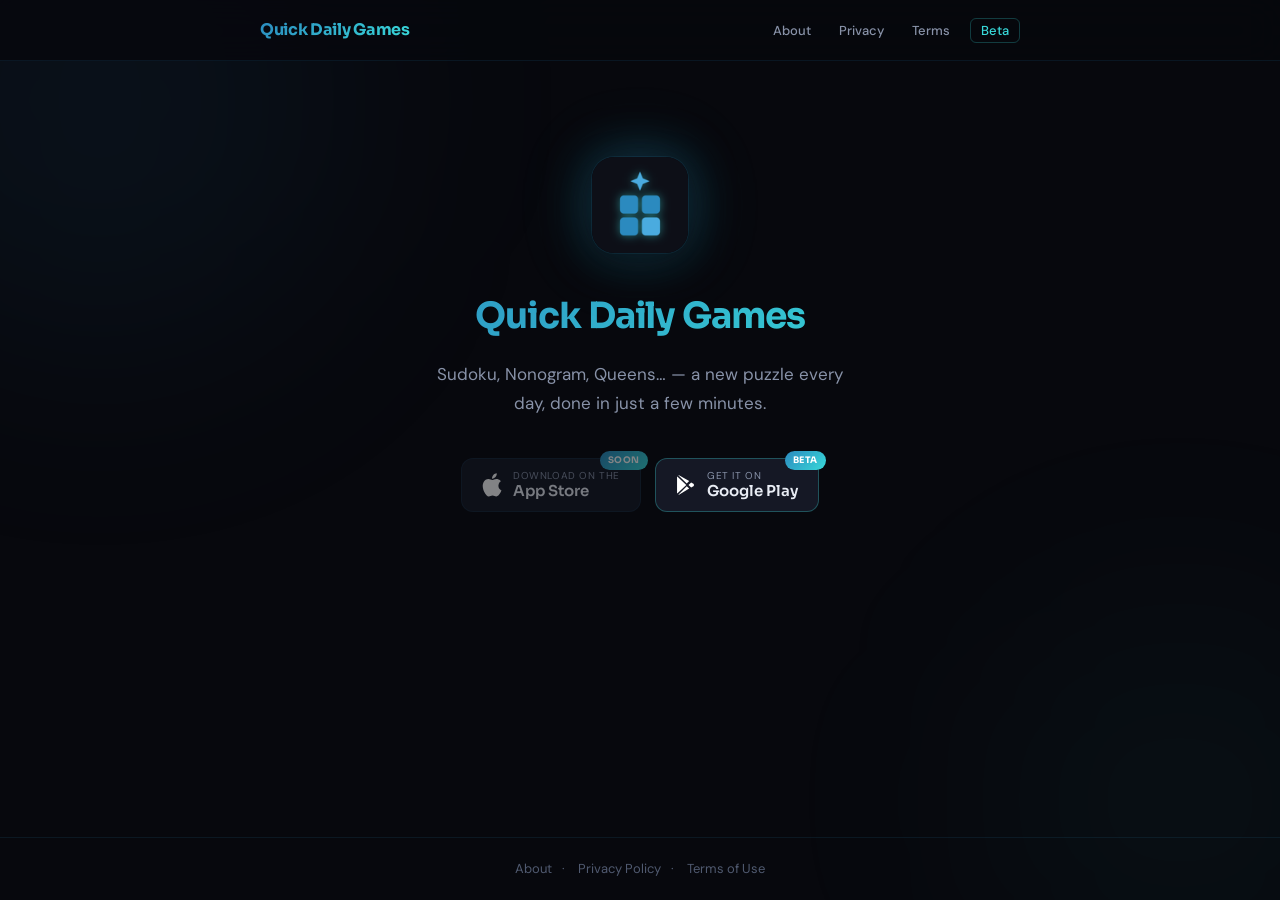
<file: index.html>
<!DOCTYPE html>
<html lang="en">
<head>
  <meta charset="UTF-8">
  <meta name="viewport" content="width=device-width, initial-scale=1.0">
  <title>Quick Daily Games</title>
  <link rel="preconnect" href="https://fonts.googleapis.com">
  <link href="https://fonts.googleapis.com/css2?family=Sora:wght@400;600;700&family=DM+Sans:wght@400;500&display=swap" rel="stylesheet">
  <link rel="stylesheet" href="css/style.css">
  <link rel="icon" type="image/png" href="/favicon-96x96.png" sizes="96x96" />
  <link rel="icon" type="image/svg+xml" href="/favicon.svg" />
  <link rel="shortcut icon" href="/favicon.ico" />
  <link rel="apple-touch-icon" sizes="180x180" href="/apple-touch-icon.png" />
  <meta name="apple-mobile-web-app-title" content="Quick Daily Games" />
  <link rel="manifest" href="/site.webmanifest" />
</head>
<body>
  <div class="orb orb-1"></div>
  <div class="orb orb-2"></div>

  <header>
    <div class="inner">
      <a class="logo" href="/">Quick Daily Games</a>
      <nav>
        <a href="/about">About</a>
        <a href="/privacy">Privacy</a>
        <a href="/terms">Terms</a>
        <a href="/beta" class="nav-beta">Beta</a>
      </nav>
    </div>
  </header>

  <main>
    <div class="hero">
      <img src="icon.png" alt="Quick Daily Games icon" class="app-icon">
      <h1>Quick Daily Games</h1>
      <p>Sudoku, Nonogram, Queens… — a new puzzle every day, done in just a few minutes.</p>
      <div class="badges">

        <span class="badge">
          <span class="soon">Soon</span>
          <svg width="20" height="24" viewBox="0 0 22 26" fill="none" xmlns="http://www.w3.org/2000/svg">
            <path d="M18.066 13.726c-.03-3.22 2.632-4.773 2.752-4.848-1.501-2.193-3.834-2.492-4.659-2.523-1.978-.2-3.873 1.168-4.876 1.168-1.007 0-2.551-1.143-4.198-1.111-2.148.033-4.14 1.25-5.244 3.16-2.248 3.894-.574 9.648 1.61 12.804 1.07 1.544 2.334 3.27 3.99 3.208 1.607-.065 2.213-1.035 4.155-1.035 1.94 0 2.498 1.035 4.196.999 1.73-.028 2.82-1.563 3.877-3.113a14.57 14.57 0 0 0 1.76-3.604c-.04-.017-3.358-1.286-3.363-5.105ZM14.87 4.297C15.771 3.2 16.375 1.7 16.205.17c-1.287.055-2.848.859-3.77 1.932-.826.95-1.554 2.472-1.361 3.929 1.437.111 2.904-.73 3.796-1.734Z" fill="white"/>
          </svg>
          <span class="badge-text">
            <span class="badge-sub">Download on the</span>
            <span class="badge-main">App Store</span>
          </span>
        </span>

        <a href="/beta" class="badge badge--active">
          <span class="soon">Beta</span>
          <svg width="20" height="22" viewBox="0 0 24 24" fill="none" xmlns="http://www.w3.org/2000/svg">
            <path d="M4.08 23.5c-.44.25-.94.27-1.38.08l10.2-10.2 2.9 2.9L4.08 23.5ZM1.5 22.1a1.5 1.5 0 0 1-.25-.84V2.74c0-.31.09-.6.25-.84L12.38 12 1.5 22.1ZM20.92 10.52l-2.75-1.56-3.2 3.04 3.2 3.04 2.78-1.58a2 2 0 0 0 0-2.94ZM2.7.42c.44-.19.94-.17 1.38.08l11.72 6.72-2.9 2.9L2.7.42Z" fill="white"/>
          </svg>
          <span class="badge-text">
            <span class="badge-sub">Get it on</span>
            <span class="badge-main">Google Play</span>
          </span>
        </a>

      </div>
    </div>
  </main>

  <footer>
    <a href="/about">About</a><span class="sep">·</span>
    <a href="/privacy">Privacy Policy</a><span class="sep">·</span>
    <a href="/terms">Terms of Use</a>
  </footer>
</body>
</html>
</file>
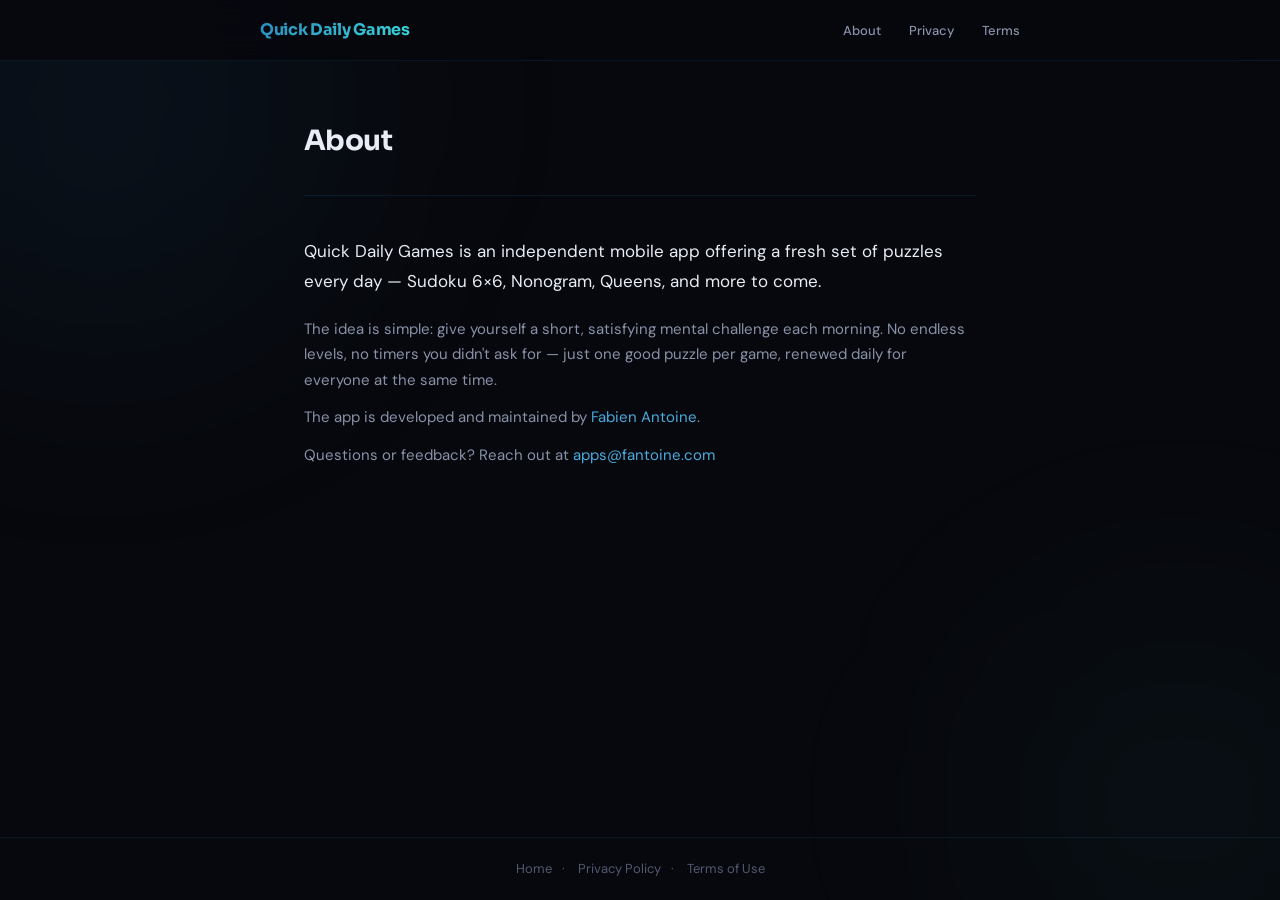
<file: about/index.html>
<!DOCTYPE html>
<html lang="en">
<head>
  <meta charset="UTF-8">
  <meta name="viewport" content="width=device-width, initial-scale=1.0">
  <title>About — Quick Daily Games</title>
  <link rel="preconnect" href="https://fonts.googleapis.com">
  <link href="https://fonts.googleapis.com/css2?family=Sora:wght@400;600;700&family=DM+Sans:wght@400;500&display=swap" rel="stylesheet">
  <link rel="stylesheet" href="../css/style.css">
  <link rel="icon" type="image/png" href="/favicon-96x96.png" sizes="96x96" />
  <link rel="icon" type="image/svg+xml" href="/favicon.svg" />
  <link rel="shortcut icon" href="/favicon.ico" />
  <link rel="apple-touch-icon" sizes="180x180" href="/apple-touch-icon.png" />
  <meta name="apple-mobile-web-app-title" content="Quick Daily Games" />
  <link rel="manifest" href="/site.webmanifest" />
</head>
<body>
  <div class="orb orb-1"></div>
  <div class="orb orb-2"></div>

  <header>
    <div class="inner">
      <a class="logo" href="/">Quick Daily Games</a>
      <nav>
        <a href="/about">About</a>
        <a href="/privacy">Privacy</a>
        <a href="/terms">Terms</a>
      </nav>
    </div>
  </header>

  <main>
    <div class="page-header">
      <h1>About</h1>
    </div>

    <p class="about-lead">Quick Daily Games is an independent mobile app offering a fresh set of puzzles every day — Sudoku 6×6, Nonogram, Queens, and more to come.</p>
    <p>The idea is simple: give yourself a short, satisfying mental challenge each morning. No endless levels, no timers you didn't ask for — just one good puzzle per game, renewed daily for everyone at the same time.</p>
    <p>The app is developed and maintained by <a href="https://fantoine.com" target="_blank">Fabien Antoine</a>.</p>
    <p>Questions or feedback? Reach out at <a class="email-link" data-u="apps" data-d="fantoine.com" href="#">apps&#64;fantoine&#46;com</a></p>
    <script>document.querySelector('.email-link').addEventListener('click',function(e){e.preventDefault();location.href='mailto:'+this.dataset.u+'@'+this.dataset.d;});</script>
  </main>

  <footer>
    <a href="/">Home</a><span class="sep">·</span>
    <a href="/privacy">Privacy Policy</a><span class="sep">·</span>
    <a href="/terms">Terms of Use</a>
  </footer>
</body>
</html>
</file>
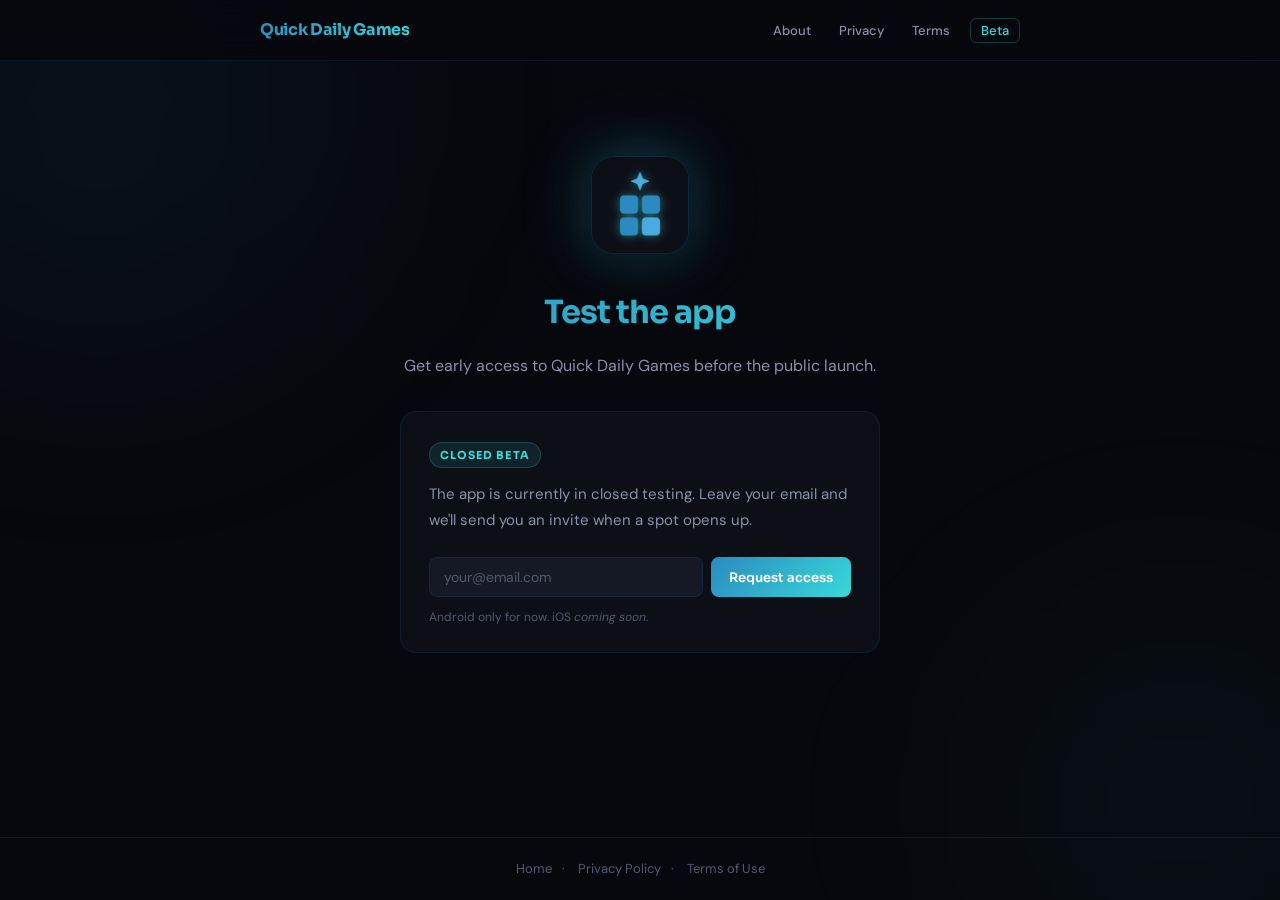
<file: beta/index.html>
<!DOCTYPE html>
<html lang="en">
<head>
  <meta charset="UTF-8">
  <meta name="viewport" content="width=device-width, initial-scale=1.0">
  <title>Beta — Quick Daily Games</title>
  <link rel="preconnect" href="https://fonts.googleapis.com">
  <link href="https://fonts.googleapis.com/css2?family=Sora:wght@400;600;700&family=DM+Sans:wght@400;500&display=swap" rel="stylesheet">
  <link rel="stylesheet" href="../css/style.css">
  <link rel="stylesheet" href="../css/beta.css">
  <link rel="icon" type="image/png" href="/favicon-96x96.png" sizes="96x96" />
  <link rel="icon" type="image/svg+xml" href="/favicon.svg" />
  <link rel="shortcut icon" href="/favicon.ico" />
  <link rel="apple-touch-icon" sizes="180x180" href="/apple-touch-icon.png" />
  <meta name="apple-mobile-web-app-title" content="Quick Daily Games" />
  <link rel="manifest" href="/site.webmanifest" />
</head>
<body>
  <div class="orb orb-1"></div>
  <div class="orb orb-2"></div>

  <header>
    <div class="inner">
      <a class="logo" href="/">Quick Daily Games</a>
      <nav>
        <a href="/about">About</a>
        <a href="/privacy">Privacy</a>
        <a href="/terms">Terms</a>
        <a href="/beta" class="nav-beta">Beta</a>
      </nav>
    </div>
  </header>

  <main>
    <div class="beta-hero">
      <img src="/icon.png" alt="Quick Daily Games icon" class="app-icon">
      <h1>Test the app</h1>
      <p>Get early access to Quick Daily Games before the public launch.</p>
    </div>

    <!-- Download section — shown when access key is valid -->
    <div id="section-download" class="beta-section" hidden>
      <div class="beta-card beta-card--success">
        <div class="beta-card-label">You're in</div>
        <p class="beta-card-desc">You have been invited to the closed beta. Download the app below.</p>

        <div class="beta-platforms">

          <div class="beta-platform">
            <div class="beta-platform-header">
              <svg width="22" height="24" viewBox="0 0 24 24" fill="none" xmlns="http://www.w3.org/2000/svg">
                <path d="M4.08 23.5c-.44.25-.94.27-1.38.08l10.2-10.2 2.9 2.9L4.08 23.5ZM1.5 22.1a1.5 1.5 0 0 1-.25-.84V2.74c0-.31.09-.6.25-.84L12.38 12 1.5 22.1ZM20.92 10.52l-2.75-1.56-3.2 3.04 3.2 3.04 2.78-1.58a2 2 0 0 0 0-2.94ZM2.7.42c.44-.19.94-.17 1.38.08l11.72 6.72-2.9 2.9L2.7.42Z" fill="currentColor"/>
              </svg>
              <span>Android</span>
            </div>
            <a id="android-download-link" href="#" class="beta-download-btn" target="_blank" rel="noopener">
              Join beta on Google Play
            </a>
          </div>

          <div class="beta-platform beta-platform--soon">
            <div class="beta-platform-header">
              <svg width="20" height="24" viewBox="0 0 22 26" fill="none" xmlns="http://www.w3.org/2000/svg">
                <path d="M18.066 13.726c-.03-3.22 2.632-4.773 2.752-4.848-1.501-2.193-3.834-2.492-4.659-2.523-1.978-.2-3.873 1.168-4.876 1.168-1.007 0-2.551-1.143-4.198-1.111-2.148.033-4.14 1.25-5.244 3.16-2.248 3.894-.574 9.648 1.61 12.804 1.07 1.544 2.334 3.27 3.99 3.208 1.607-.065 2.213-1.035 4.155-1.035 1.94 0 2.498 1.035 4.196.999 1.73-.028 2.82-1.563 3.877-3.113a14.57 14.57 0 0 0 1.76-3.604c-.04-.017-3.358-1.286-3.363-5.105ZM14.87 4.297C15.771 3.2 16.375 1.7 16.205.17c-1.287.055-2.848.859-3.77 1.932-.826.95-1.554 2.472-1.361 3.929 1.437.111 2.904-.73 3.796-1.734Z" fill="currentColor"/>
              </svg>
              <span>iOS</span>
            </div>
            <span class="beta-soon-badge">Coming soon</span>
          </div>

        </div>
      </div>
    </div>

    <!-- Request access section — shown by default -->
    <div id="section-request" class="beta-section" hidden>
      <div class="beta-card">
        <div class="beta-card-label">Closed beta</div>
        <p class="beta-card-desc">The app is currently in closed testing. Leave your email and we'll send you an invite when a spot opens up.</p>

        <form id="beta-form" class="beta-form">
          <div class="beta-form-row">
            <input
              type="email"
              name="email"
              id="beta-email"
              placeholder="your@email.com"
              required
              autocomplete="email"
            />
            <button type="submit">Request access</button>
          </div>
          <p class="beta-form-note">Android only for now. iOS <span class="beta-inline-soon">coming soon</span>.</p>
        </form>

        <div id="beta-success" class="beta-feedback beta-feedback--success" hidden>
          Thanks! We'll be in touch when a spot opens.
        </div>
        <div id="beta-error" class="beta-feedback beta-feedback--error" hidden>
          Something went wrong. Try again or email us at <a href="mailto:apps@fantoine.com">apps@fantoine.com</a>.
        </div>
      </div>
    </div>

  </main>

  <footer>
    <a href="/">Home</a><span class="sep">·</span>
    <a href="/privacy">Privacy Policy</a><span class="sep">·</span>
    <a href="/terms">Terms of Use</a>
  </footer>

  <script>
    // ─── CONFIG ────────────────────────────────────────────────────────────────
    // accessKey: token secret inclus dans le lien d'invitation (?key=TOKEN).
    // androidDownloadUrl: lien opt-in Play Console → Internal testing → "Copy link".
    const CONFIG = {
      accessKey:          'invited',
      androidDownloadUrl: 'https://play.google.com/apps/testing/com.fantoine.quickdailygames',
      formEndpoint:       'https://formspree.io/f/xgodabjy',
    };
    // ───────────────────────────────────────────────────────────────────────────

    const params = new URLSearchParams(location.search);
    const hasAccess = params.get('key') === CONFIG.accessKey;

    const isAndroid = /android/i.test(navigator.userAgent);

    if (hasAccess) {
      document.getElementById('android-download-link').href = CONFIG.androidDownloadUrl;
      document.getElementById('section-download').removeAttribute('hidden');
      if (isAndroid) {
        window.location.replace(CONFIG.androidDownloadUrl);
      }
    } else {
      document.getElementById('section-request').removeAttribute('hidden');
    }

    // Form submission
    const form = document.getElementById('beta-form');
    if (form) {
      form.addEventListener('submit', async (e) => {
        e.preventDefault();
        const btn = form.querySelector('button');
        btn.disabled = true;
        btn.textContent = 'Sending…';

        try {
          const res = await fetch(CONFIG.formEndpoint, {
            method: 'POST',
            headers: { 'Content-Type': 'application/json', 'Accept': 'application/json' },
            body: JSON.stringify({ email: document.getElementById('beta-email').value }),
          });
          if (res.ok) {
            form.hidden = true;
            document.getElementById('beta-success').removeAttribute('hidden');
          } else {
            throw new Error();
          }
        } catch {
          document.getElementById('beta-error').removeAttribute('hidden');
          btn.disabled = false;
          btn.textContent = 'Request access';
        }
      });
    }
  </script>
</body>
</html>
</file>
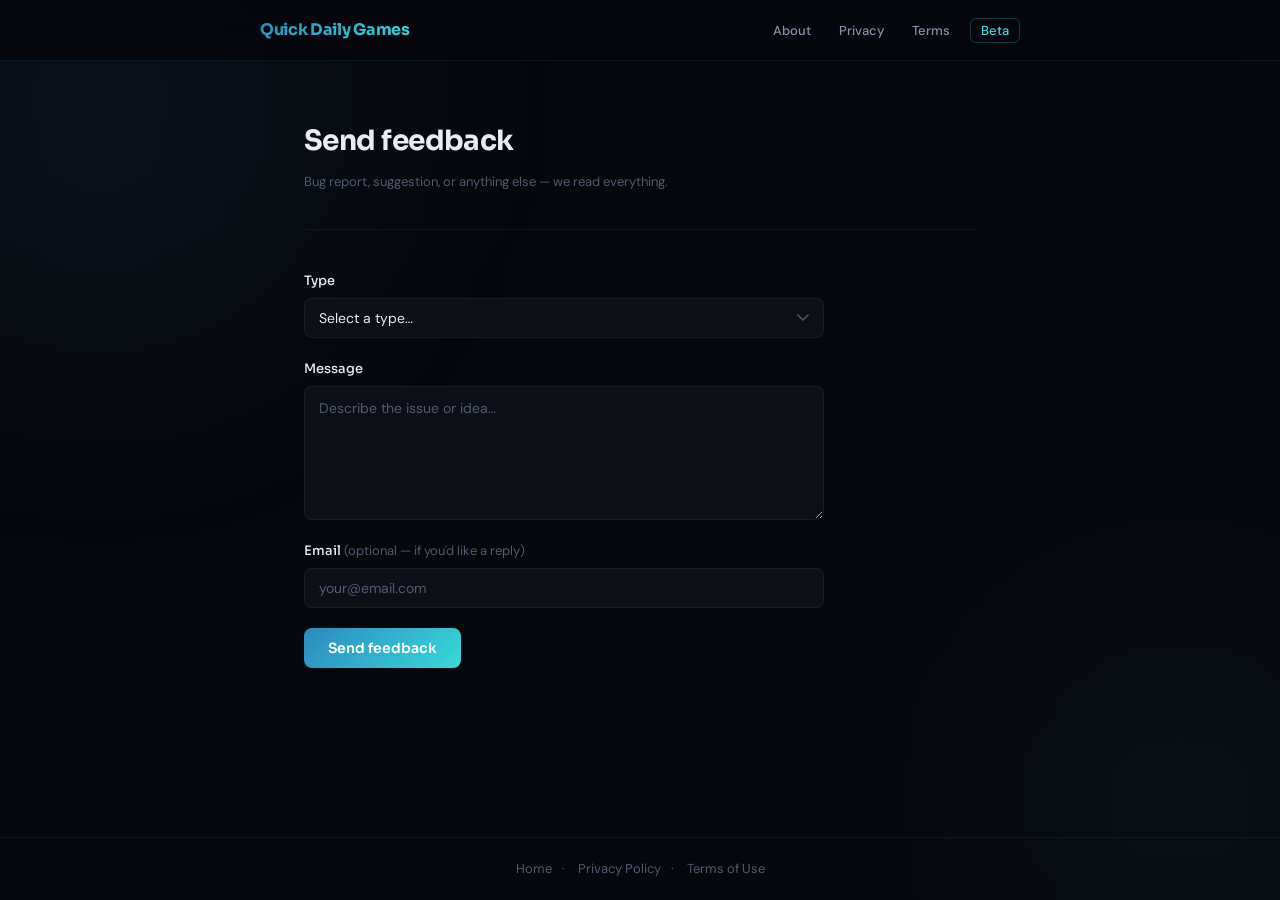
<file: feedback/index.html>
<!DOCTYPE html>
<html lang="en">
<head>
  <meta charset="UTF-8">
  <meta name="viewport" content="width=device-width, initial-scale=1.0">
  <title>Feedback — Quick Daily Games</title>
  <link rel="preconnect" href="https://fonts.googleapis.com">
  <link href="https://fonts.googleapis.com/css2?family=Sora:wght@400;600;700&family=DM+Sans:wght@400;500&display=swap" rel="stylesheet">
  <link rel="stylesheet" href="../css/style.css">
  <link rel="stylesheet" href="../css/feedback.css">
  <link rel="icon" type="image/png" href="/favicon-96x96.png" sizes="96x96" />
  <link rel="icon" type="image/svg+xml" href="/favicon.svg" />
  <link rel="shortcut icon" href="/favicon.ico" />
  <link rel="apple-touch-icon" sizes="180x180" href="/apple-touch-icon.png" />
  <meta name="apple-mobile-web-app-title" content="Quick Daily Games" />
  <link rel="manifest" href="/site.webmanifest" />
</head>
<body>
  <div class="orb orb-1"></div>
  <div class="orb orb-2"></div>

  <header>
    <div class="inner">
      <a class="logo" href="/">Quick Daily Games</a>
      <nav>
        <a href="/about">About</a>
        <a href="/privacy">Privacy</a>
        <a href="/terms">Terms</a>
        <a href="/beta" class="nav-beta">Beta</a>
      </nav>
    </div>
  </header>

  <main>
    <div class="page-header">
      <h1>Send feedback</h1>
      <p class="meta">Bug report, suggestion, or anything else — we read everything.</p>
    </div>

    <form id="feedback-form" class="feedback-form">

      <div class="field-group">
        <label for="fb-type">Type</label>
        <select id="fb-type" name="type" required>
          <option value="" disabled selected>Select a type…</option>
          <option value="Bug">Bug report</option>
          <option value="Suggestion">Suggestion</option>
          <option value="Other">Other</option>
        </select>
      </div>

      <div class="field-group">
        <label for="fb-message">Message</label>
        <textarea id="fb-message" name="message" rows="5" placeholder="Describe the issue or idea…" required></textarea>
      </div>

      <div class="field-group">
        <label for="fb-email">Email <span class="field-optional">(optional — if you'd like a reply)</span></label>
        <input type="email" id="fb-email" name="email" placeholder="your@email.com" autocomplete="email" />
      </div>

      <button type="submit" class="feedback-submit">Send feedback</button>
    </form>

    <div id="fb-success" class="fb-feedback fb-feedback--success" hidden>
      Thanks for the feedback! We'll look into it.
    </div>
    <div id="fb-error" class="fb-feedback fb-feedback--error" hidden>
      Something went wrong. Try again or email us at <a href="mailto:apps@fantoine.com">apps@fantoine.com</a>.
    </div>
  </main>

  <footer>
    <a href="/">Home</a><span class="sep">·</span>
    <a href="/privacy">Privacy Policy</a><span class="sep">·</span>
    <a href="/terms">Terms of Use</a>
  </footer>

  <script>
    const form = document.getElementById('feedback-form');
    form.addEventListener('submit', async (e) => {
      e.preventDefault();
      const btn = form.querySelector('button[type="submit"]');
      btn.disabled = true;
      btn.textContent = 'Sending…';

      const data = {
        type:    document.getElementById('fb-type').value,
        message: document.getElementById('fb-message').value,
        email:   document.getElementById('fb-email').value || undefined,
      };

      try {
        const res = await fetch('https://formspree.io/f/xjglyqvl', {
          method: 'POST',
          headers: { 'Content-Type': 'application/json', 'Accept': 'application/json' },
          body: JSON.stringify(data),
        });
        if (res.ok) {
          form.hidden = true;
          document.getElementById('fb-success').removeAttribute('hidden');
        } else {
          throw new Error();
        }
      } catch {
        document.getElementById('fb-error').removeAttribute('hidden');
        btn.disabled = false;
        btn.textContent = 'Send feedback';
      }
    });
  </script>
</body>
</html>
</file>
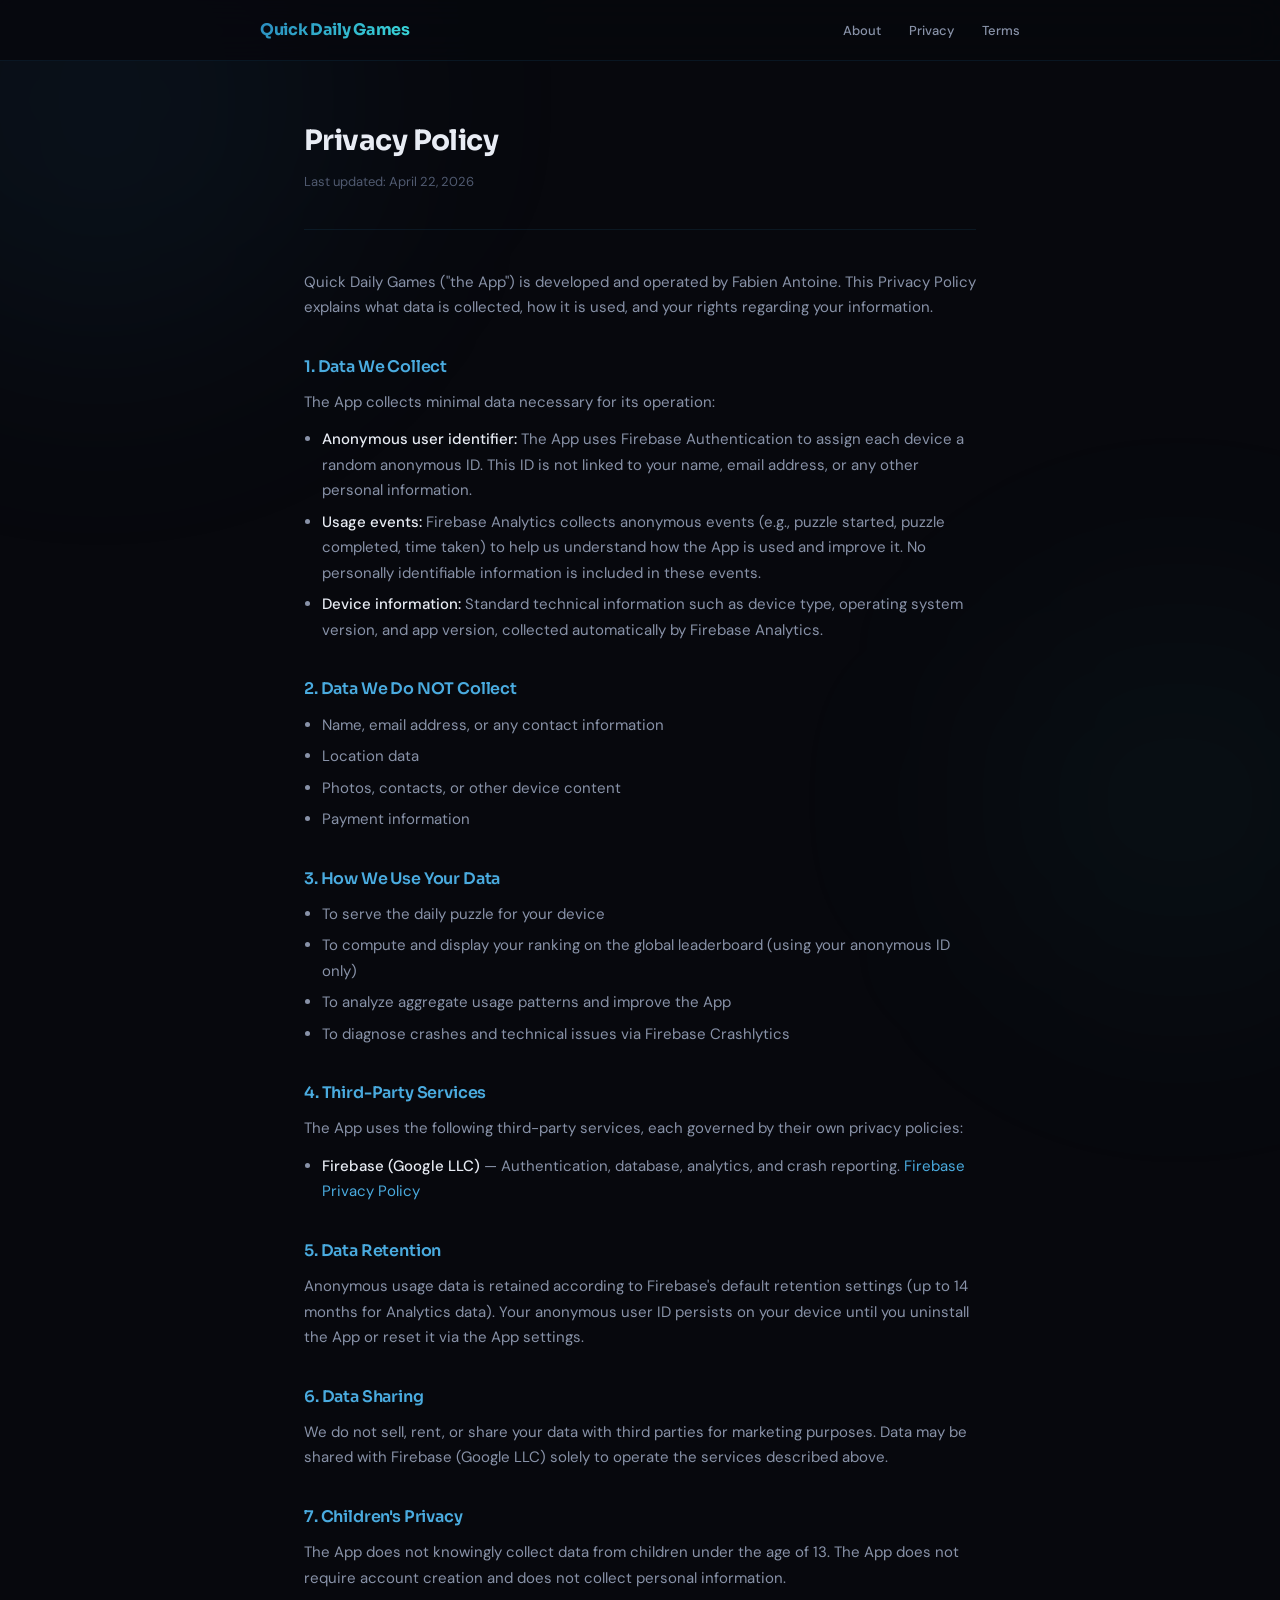
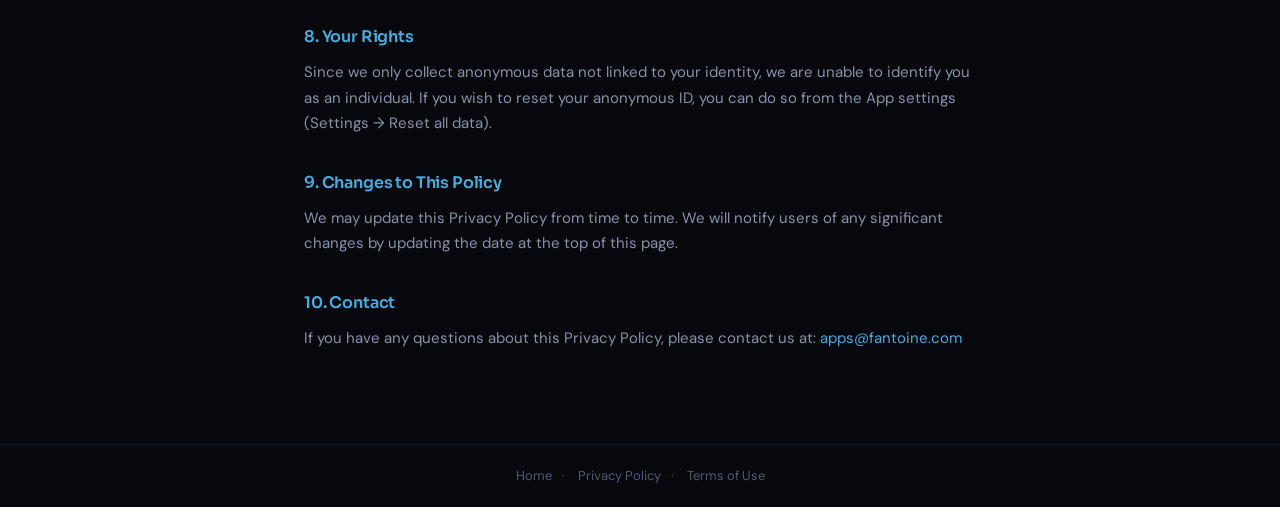
<file: privacy/index.html>
<!DOCTYPE html>
<html lang="en">
<head>
  <meta charset="UTF-8">
  <meta name="viewport" content="width=device-width, initial-scale=1.0">
  <title>Privacy Policy — Quick Daily Games</title>
  <link rel="preconnect" href="https://fonts.googleapis.com">
  <link href="https://fonts.googleapis.com/css2?family=Sora:wght@400;600;700&family=DM+Sans:wght@400;500&display=swap" rel="stylesheet">
  <link rel="stylesheet" href="../css/style.css">
  <link rel="icon" type="image/png" href="/favicon-96x96.png" sizes="96x96" />
  <link rel="icon" type="image/svg+xml" href="/favicon.svg" />
  <link rel="shortcut icon" href="/favicon.ico" />
  <link rel="apple-touch-icon" sizes="180x180" href="/apple-touch-icon.png" />
  <meta name="apple-mobile-web-app-title" content="Quick Daily Games" />
  <link rel="manifest" href="/site.webmanifest" />
</head>
<body>
  <div class="orb orb-1"></div>
  <div class="orb orb-2"></div>

  <header>
    <div class="inner">
      <a class="logo" href="/">Quick Daily Games</a>
      <nav>
        <a href="/about">About</a>
        <a href="/privacy">Privacy</a>
        <a href="/terms">Terms</a>
      </nav>
    </div>
  </header>

  <main>
    <div class="page-header">
      <h1>Privacy Policy</h1>
      <p class="meta">Last updated: April 22, 2026</p>
    </div>

    <p>Quick Daily Games ("the App") is developed and operated by Fabien Antoine. This Privacy Policy explains what data is collected, how it is used, and your rights regarding your information.</p>

    <h2>1. Data We Collect</h2>
    <p>The App collects minimal data necessary for its operation:</p>
    <ul>
      <li><strong>Anonymous user identifier:</strong> The App uses Firebase Authentication to assign each device a random anonymous ID. This ID is not linked to your name, email address, or any other personal information.</li>
      <li><strong>Usage events:</strong> Firebase Analytics collects anonymous events (e.g., puzzle started, puzzle completed, time taken) to help us understand how the App is used and improve it. No personally identifiable information is included in these events.</li>
      <li><strong>Device information:</strong> Standard technical information such as device type, operating system version, and app version, collected automatically by Firebase Analytics.</li>
    </ul>

    <h2>2. Data We Do NOT Collect</h2>
    <ul>
      <li>Name, email address, or any contact information</li>
      <li>Location data</li>
      <li>Photos, contacts, or other device content</li>
      <li>Payment information</li>
    </ul>

    <h2>3. How We Use Your Data</h2>
    <ul>
      <li>To serve the daily puzzle for your device</li>
      <li>To compute and display your ranking on the global leaderboard (using your anonymous ID only)</li>
      <li>To analyze aggregate usage patterns and improve the App</li>
      <li>To diagnose crashes and technical issues via Firebase Crashlytics</li>
    </ul>

    <h2>4. Third-Party Services</h2>
    <p>The App uses the following third-party services, each governed by their own privacy policies:</p>
    <ul>
      <li><strong>Firebase (Google LLC)</strong> — Authentication, database, analytics, and crash reporting. <a href="https://firebase.google.com/support/privacy" target="_blank">Firebase Privacy Policy</a></li>
    </ul>

    <h2>5. Data Retention</h2>
    <p>Anonymous usage data is retained according to Firebase's default retention settings (up to 14 months for Analytics data). Your anonymous user ID persists on your device until you uninstall the App or reset it via the App settings.</p>

    <h2>6. Data Sharing</h2>
    <p>We do not sell, rent, or share your data with third parties for marketing purposes. Data may be shared with Firebase (Google LLC) solely to operate the services described above.</p>

    <h2>7. Children's Privacy</h2>
    <p>The App does not knowingly collect data from children under the age of 13. The App does not require account creation and does not collect personal information.</p>

    <h2>8. Your Rights</h2>
    <p>Since we only collect anonymous data not linked to your identity, we are unable to identify you as an individual. If you wish to reset your anonymous ID, you can do so from the App settings (Settings → Reset all data).</p>

    <h2>9. Changes to This Policy</h2>
    <p>We may update this Privacy Policy from time to time. We will notify users of any significant changes by updating the date at the top of this page.</p>

    <h2>10. Contact</h2>
    <p>If you have any questions about this Privacy Policy, please contact us at: <a class="email-link" data-u="apps" data-d="fantoine.com" href="#">apps&#64;fantoine&#46;com</a></p>
    <script>document.querySelector('.email-link').addEventListener('click',function(e){e.preventDefault();location.href='mailto:'+this.dataset.u+'@'+this.dataset.d;});</script>
  </main>

  <footer>
    <a href="/">Home</a><span class="sep">·</span>
    <a href="/privacy">Privacy Policy</a><span class="sep">·</span>
    <a href="/terms">Terms of Use</a>
  </footer>
</body>
</html>
</file>
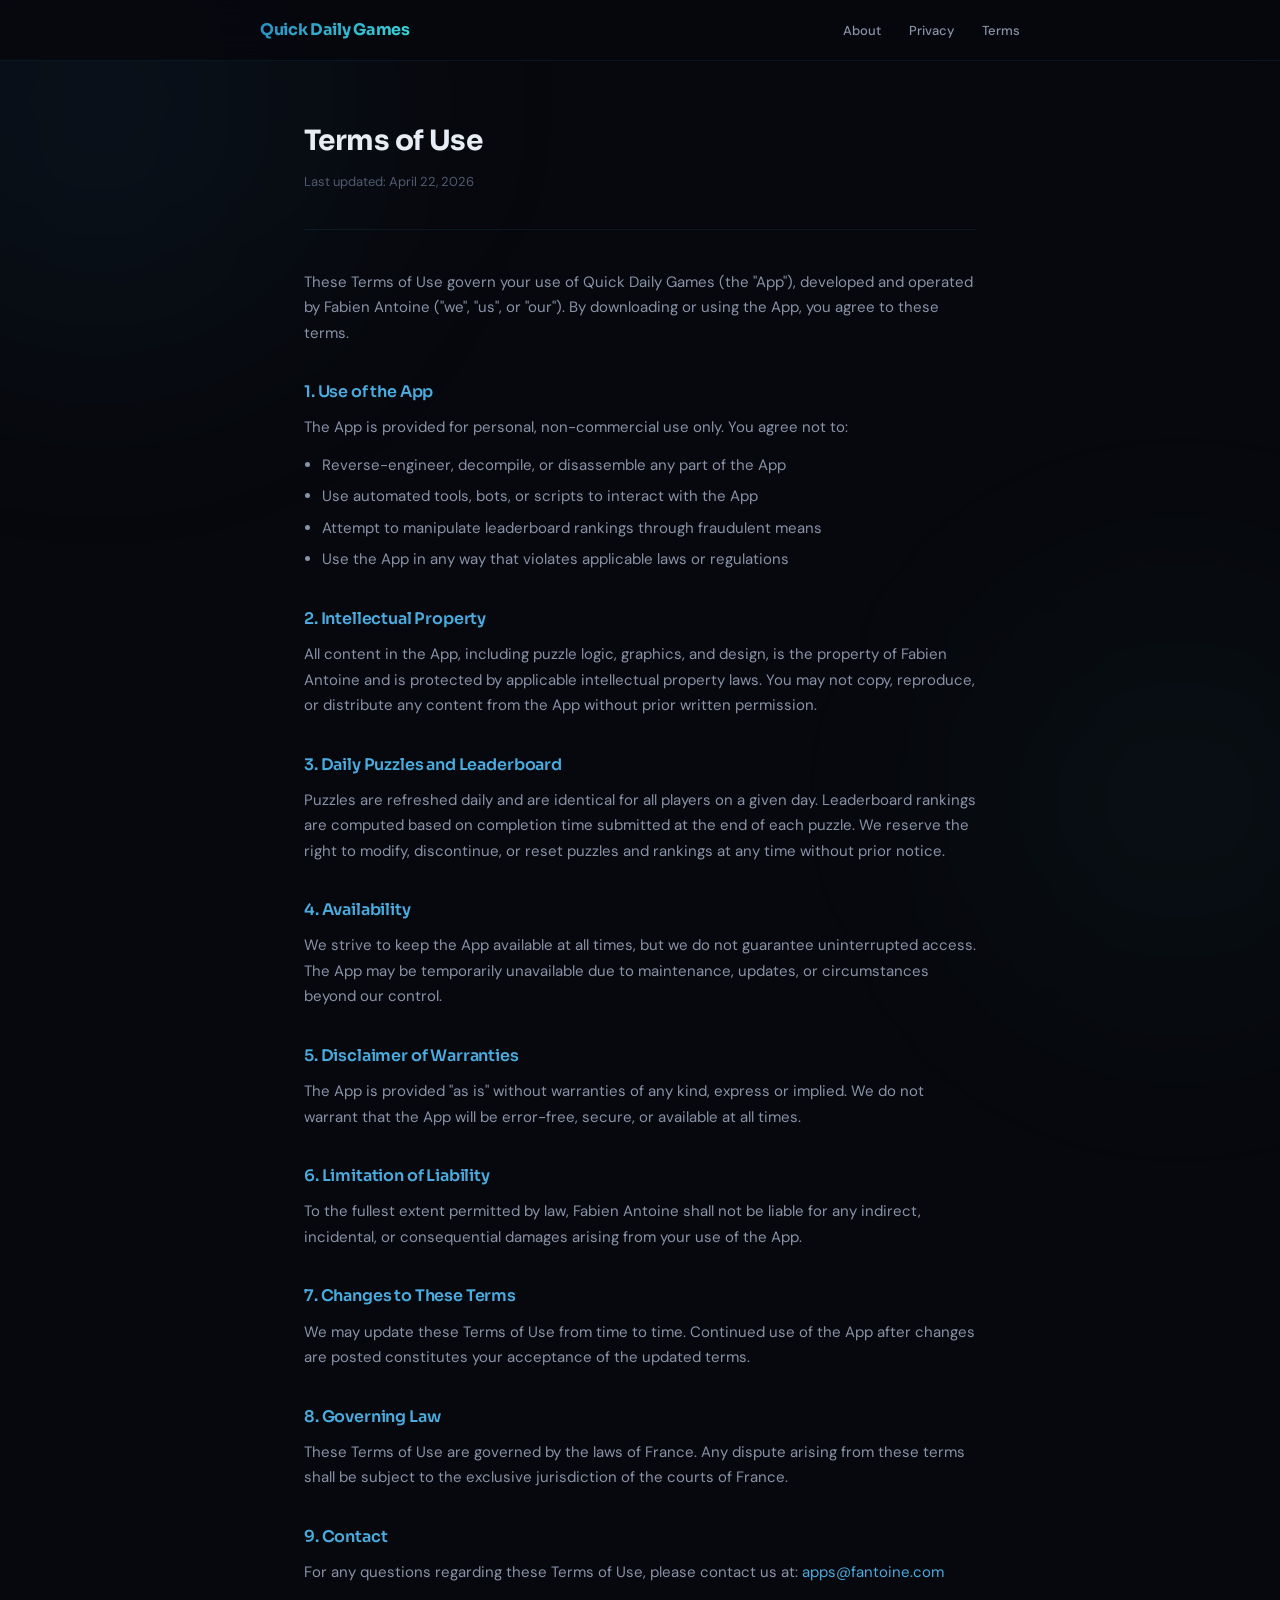
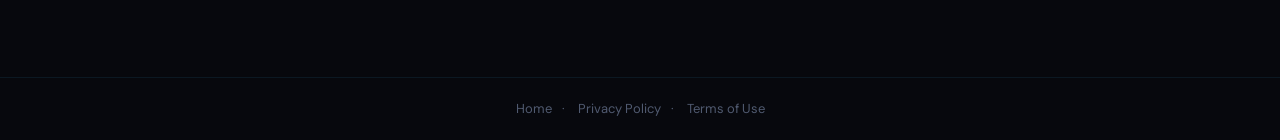
<file: terms/index.html>
<!DOCTYPE html>
<html lang="en">
<head>
  <meta charset="UTF-8">
  <meta name="viewport" content="width=device-width, initial-scale=1.0">
  <title>Terms of Use — Quick Daily Games</title>
  <link rel="preconnect" href="https://fonts.googleapis.com">
  <link href="https://fonts.googleapis.com/css2?family=Sora:wght@400;600;700&family=DM+Sans:wght@400;500&display=swap" rel="stylesheet">
  <link rel="stylesheet" href="../css/style.css">
  <link rel="icon" type="image/png" href="/favicon-96x96.png" sizes="96x96" />
  <link rel="icon" type="image/svg+xml" href="/favicon.svg" />
  <link rel="shortcut icon" href="/favicon.ico" />
  <link rel="apple-touch-icon" sizes="180x180" href="/apple-touch-icon.png" />
  <meta name="apple-mobile-web-app-title" content="Quick Daily Games" />
  <link rel="manifest" href="/site.webmanifest" />
</head>
<body>
  <div class="orb orb-1"></div>
  <div class="orb orb-2"></div>

  <header>
    <div class="inner">
      <a class="logo" href="/">Quick Daily Games</a>
      <nav>
        <a href="/about">About</a>
        <a href="/privacy">Privacy</a>
        <a href="/terms">Terms</a>
      </nav>
    </div>
  </header>

  <main>
    <div class="page-header">
      <h1>Terms of Use</h1>
      <p class="meta">Last updated: April 22, 2026</p>
    </div>

    <p>These Terms of Use govern your use of Quick Daily Games (the "App"), developed and operated by Fabien Antoine ("we", "us", or "our"). By downloading or using the App, you agree to these terms.</p>

    <h2>1. Use of the App</h2>
    <p>The App is provided for personal, non-commercial use only. You agree not to:</p>
    <ul>
      <li>Reverse-engineer, decompile, or disassemble any part of the App</li>
      <li>Use automated tools, bots, or scripts to interact with the App</li>
      <li>Attempt to manipulate leaderboard rankings through fraudulent means</li>
      <li>Use the App in any way that violates applicable laws or regulations</li>
    </ul>

    <h2>2. Intellectual Property</h2>
    <p>All content in the App, including puzzle logic, graphics, and design, is the property of Fabien Antoine and is protected by applicable intellectual property laws. You may not copy, reproduce, or distribute any content from the App without prior written permission.</p>

    <h2>3. Daily Puzzles and Leaderboard</h2>
    <p>Puzzles are refreshed daily and are identical for all players on a given day. Leaderboard rankings are computed based on completion time submitted at the end of each puzzle. We reserve the right to modify, discontinue, or reset puzzles and rankings at any time without prior notice.</p>

    <h2>4. Availability</h2>
    <p>We strive to keep the App available at all times, but we do not guarantee uninterrupted access. The App may be temporarily unavailable due to maintenance, updates, or circumstances beyond our control.</p>

    <h2>5. Disclaimer of Warranties</h2>
    <p>The App is provided "as is" without warranties of any kind, express or implied. We do not warrant that the App will be error-free, secure, or available at all times.</p>

    <h2>6. Limitation of Liability</h2>
    <p>To the fullest extent permitted by law, Fabien Antoine shall not be liable for any indirect, incidental, or consequential damages arising from your use of the App.</p>

    <h2>7. Changes to These Terms</h2>
    <p>We may update these Terms of Use from time to time. Continued use of the App after changes are posted constitutes your acceptance of the updated terms.</p>

    <h2>8. Governing Law</h2>
    <p>These Terms of Use are governed by the laws of France. Any dispute arising from these terms shall be subject to the exclusive jurisdiction of the courts of France.</p>

    <h2>9. Contact</h2>
    <p>For any questions regarding these Terms of Use, please contact us at: <a class="email-link" data-u="apps" data-d="fantoine.com" href="#">apps&#64;fantoine&#46;com</a></p>
    <script>document.querySelector('.email-link').addEventListener('click',function(e){e.preventDefault();location.href='mailto:'+this.dataset.u+'@'+this.dataset.d;});</script>
  </main>

  <footer>
    <a href="/">Home</a><span class="sep">·</span>
    <a href="/privacy">Privacy Policy</a><span class="sep">·</span>
    <a href="/terms">Terms of Use</a>
  </footer>
</body>
</html>
</file>
<file: css/style.css>
*,*::before,*::after { box-sizing: border-box; margin: 0; padding: 0; }

:root {
  --blue: #2B8ABF;
  --blue-light: #4AABDF;
  --cyan: #38D9D9;
  --violet: #7B6BF5;
  --bg-deep: #07080D;
  --bg-card: #0D0F17;
  --bg-surface: #151825;
  --text-primary: #E8ECF4;
  --text-secondary: #8892A8;
  --text-tertiary: #505A70;
  --border-subtle: rgba(43,138,191,0.12);
  --border-hover: rgba(43,138,191,0.28);
  --gradient-main: linear-gradient(135deg, var(--blue) 0%, var(--cyan) 100%);
  --font-display: 'Sora', sans-serif;
  --font-body: 'DM Sans', sans-serif;
}

html { scroll-behavior: smooth; }

body {
  font-family: var(--font-body);
  background: var(--bg-deep);
  color: var(--text-primary);
  line-height: 1.7;
  min-height: 100vh;
  display: flex;
  flex-direction: column;
}

/* Orbs */
.orb { position: fixed; border-radius: 50%; filter: blur(120px); pointer-events: none; z-index: 0; }
.orb-1 { width: 500px; height: 500px; background: rgba(43,138,191,0.07); top: -150px; left: -150px; }
.orb-2 { width: 400px; height: 400px; background: rgba(56,217,217,0.04); bottom: -100px; right: -100px; }

/* Header */
header {
  position: relative; z-index: 10;
  background: rgba(7,8,13,0.85);
  backdrop-filter: blur(20px);
  -webkit-backdrop-filter: blur(20px);
  border-bottom: 1px solid var(--border-subtle);
  padding: 0 24px;
}
header .inner {
  max-width: 760px; margin: 0 auto;
  height: 60px; display: flex; align-items: center; justify-content: space-between;
}
header a.logo {
  text-decoration: none;
  font-family: var(--font-display);
  font-weight: 700; font-size: 16px;
  letter-spacing: -0.02em;
  background: var(--gradient-main);
  -webkit-background-clip: text;
  -webkit-text-fill-color: transparent;
}
header nav a {
  color: var(--text-secondary);
  text-decoration: none;
  font-size: 13px; font-weight: 500;
  margin-left: 24px;
  transition: color .2s;
}
header nav a:hover { color: var(--blue-light); }
header nav a.nav-beta {
  color: var(--cyan);
  border: 1px solid rgba(56,217,217,0.25);
  border-radius: 6px;
  padding: 3px 10px;
  margin-left: 16px;
  transition: background .2s, border-color .2s;
}
header nav a.nav-beta:hover { background: rgba(56,217,217,0.08); border-color: rgba(56,217,217,0.5); color: var(--cyan); }

/* Main */
main {
  flex: 1;
  position: relative; z-index: 1;
  max-width: 720px; margin: 0 auto;
  padding: 56px 24px 80px;
  width: 100%;
}

/* Hero (index only) */
.hero { text-align: center; padding: 40px 0 16px; }
.app-icon {
  width: 96px; height: 96px; border-radius: 22px;
  margin-bottom: 24px;
  box-shadow:
    0 0 0 1px var(--border-subtle),
    0 8px 32px rgba(0,0,0,0.4),
    0 0 48px rgba(43,138,191,0.35),
    0 0 80px rgba(56,217,217,0.15);
}
.hero h1 {
  font-family: var(--font-display);
  font-size: 36px; font-weight: 700;
  letter-spacing: -0.03em;
  background: var(--gradient-main);
  -webkit-background-clip: text;
  -webkit-text-fill-color: transparent;
  margin-bottom: 14px;
}
.hero p {
  font-size: 17px; color: var(--text-secondary);
  max-width: 420px; margin: 0 auto 40px;
}

/* Store badges */
.badges { display: flex; gap: 14px; justify-content: center; flex-wrap: wrap; }
.badge {
  display: inline-flex; align-items: center; gap: 11px;
  background: var(--bg-surface);
  border: 1px solid var(--border-subtle);
  color: var(--text-primary);
  padding: 11px 20px; border-radius: 12px;
  text-decoration: none; position: relative;
  opacity: 0.5; cursor: default;
  transition: border-color .2s;
}
.badge svg { flex-shrink: 0; }
.badge-text { display: flex; flex-direction: column; align-items: flex-start; line-height: 1.2; }
.badge-sub { font-size: 10px; color: var(--text-secondary); text-transform: uppercase; letter-spacing: 0.06em; }
.badge-main { font-size: 15px; font-weight: 600; font-family: var(--font-display); }
.badge--active {
  opacity: 1;
  cursor: pointer;
  border-color: rgba(56,217,217,0.3);
  text-decoration: none;
}
.badge--active:hover { border-color: rgba(56,217,217,0.6); text-decoration: none; }

.soon {
  position: absolute; top: -8px; right: -8px;
  background: var(--gradient-main);
  color: #fff; font-size: 9px; font-weight: 700;
  padding: 2px 8px; border-radius: 20px;
  text-transform: uppercase; letter-spacing: 0.06em;
  font-family: var(--font-display);
}

/* Beta CTA (index) */
.beta-cta {
  display: inline-block;
  margin-top: 24px;
  font-size: 13px;
  color: var(--text-tertiary);
  text-decoration: none;
  transition: color .2s;
}
.beta-cta:hover { color: var(--cyan); text-decoration: none; }

/* Legal pages */
.page-header { margin-bottom: 40px; border-bottom: 1px solid var(--border-subtle); padding-bottom: 24px; }
.page-header h1 {
  font-family: var(--font-display);
  font-size: 28px; font-weight: 700;
  letter-spacing: -0.02em; margin-bottom: 6px;
}
.page-header .meta { font-size: 13px; color: var(--text-tertiary); }

h2 {
  font-family: var(--font-display);
  font-size: 16px; font-weight: 600;
  color: var(--blue-light);
  margin: 32px 0 10px;
  letter-spacing: -0.01em;
}
p { font-size: 15px; color: var(--text-secondary); margin-bottom: 12px; }
ul { margin: 6px 0 12px 18px; }
li { font-size: 15px; color: var(--text-secondary); margin-bottom: 6px; }
strong { color: var(--text-primary); font-weight: 500; }
a { color: var(--blue-light); text-decoration: none; }
a:hover { text-decoration: underline; }

.email-link { color: var(--blue-light); }

/* About page */
.about-lead {
  font-size: 17px; color: var(--text-primary);
  line-height: 1.8; margin-bottom: 20px;
}

/* Footer */
footer {
  position: relative; z-index: 1;
  padding: 20px 24px;
  text-align: center;
  font-size: 13px; color: var(--text-tertiary);
  border-top: 1px solid var(--border-subtle);
}
footer a { color: var(--text-tertiary); text-decoration: none; transition: color .2s; }
footer a:hover { color: var(--text-secondary); }
footer .sep { margin: 0 10px; }

@media (max-width: 480px) {
  .hero h1 { font-size: 28px; }
  .badges { flex-direction: column; align-items: center; }
}
</file>
<file: css/beta.css>
.beta-hero {
  text-align: center;
  padding: 40px 0 32px;
}
.beta-hero h1 {
  font-family: var(--font-display);
  font-size: 32px; font-weight: 700;
  letter-spacing: -0.03em;
  background: var(--gradient-main);
  -webkit-background-clip: text;
  -webkit-text-fill-color: transparent;
  margin-bottom: 12px;
}
.beta-hero p {
  font-size: 16px;
  color: var(--text-secondary);
  margin: 0;
}

.beta-section { max-width: 480px; margin: 0 auto; }

.beta-card {
  background: var(--bg-card);
  border: 1px solid var(--border-subtle);
  border-radius: 16px;
  padding: 28px 28px 24px;
}
.beta-card--success {
  border-color: rgba(56,217,217,0.2);
  box-shadow: 0 0 48px rgba(56,217,217,0.06);
}

.beta-card-label {
  display: inline-block;
  font-size: 11px; font-weight: 700;
  font-family: var(--font-display);
  text-transform: uppercase; letter-spacing: 0.08em;
  color: var(--cyan);
  background: rgba(56,217,217,0.1);
  border: 1px solid rgba(56,217,217,0.2);
  border-radius: 20px;
  padding: 3px 10px;
  margin-bottom: 14px;
}

.beta-card-desc {
  font-size: 15px;
  color: var(--text-secondary);
  margin-bottom: 24px;
}

/* Platforms (download) */
.beta-platforms {
  display: flex;
  gap: 12px;
}
.beta-platform {
  flex: 1;
  background: var(--bg-surface);
  border: 1px solid var(--border-subtle);
  border-radius: 12px;
  padding: 16px;
  display: flex;
  flex-direction: column;
  align-items: center;
  gap: 14px;
}
.beta-platform--soon {
  opacity: 0.5;
}
.beta-platform-header {
  display: flex;
  align-items: center;
  gap: 8px;
  color: var(--text-primary);
  font-family: var(--font-display);
  font-size: 14px; font-weight: 600;
}

.beta-download-btn {
  display: inline-block;
  background: var(--gradient-main);
  color: #fff;
  font-family: var(--font-display);
  font-size: 13px; font-weight: 600;
  padding: 9px 20px;
  border-radius: 8px;
  text-decoration: none;
  transition: opacity .2s;
  white-space: nowrap;
}
.beta-download-btn:hover { opacity: 0.85; text-decoration: none; }

.beta-soon-badge {
  font-size: 12px;
  color: var(--text-tertiary);
  font-style: italic;
}

/* Form */
.beta-form-row {
  display: flex;
  gap: 8px;
  margin-bottom: 10px;
}
.beta-form-row input[type="email"] {
  flex: 1;
  background: var(--bg-surface);
  border: 1px solid var(--border-subtle);
  border-radius: 8px;
  padding: 10px 14px;
  font-size: 14px;
  font-family: var(--font-body);
  color: var(--text-primary);
  outline: none;
  transition: border-color .2s;
  min-width: 0;
}
.beta-form-row input[type="email"]:focus {
  border-color: var(--border-hover);
}
.beta-form-row input[type="email"]::placeholder {
  color: var(--text-tertiary);
}
.beta-form-row button {
  background: var(--gradient-main);
  color: #fff;
  font-family: var(--font-display);
  font-size: 13px; font-weight: 600;
  padding: 10px 18px;
  border: none;
  border-radius: 8px;
  cursor: pointer;
  white-space: nowrap;
  transition: opacity .2s;
}
.beta-form-row button:hover { opacity: 0.85; }
.beta-form-row button:disabled { opacity: 0.5; cursor: default; }

.beta-form-note {
  font-size: 12px;
  color: var(--text-tertiary);
  margin: 0;
}
.beta-inline-soon {
  color: var(--text-tertiary);
  font-style: italic;
}

/* Feedback */
.beta-feedback {
  margin-top: 16px;
  padding: 12px 16px;
  border-radius: 8px;
  font-size: 14px;
}
.beta-feedback--success {
  background: rgba(56,217,217,0.08);
  border: 1px solid rgba(56,217,217,0.2);
  color: var(--cyan);
}
.beta-feedback--error {
  background: rgba(191,43,43,0.08);
  border: 1px solid rgba(191,43,43,0.2);
  color: #E07070;
}
.beta-feedback--error a { color: #E07070; text-decoration: underline; }

@media (max-width: 480px) {
  .beta-hero h1 { font-size: 26px; }
  .beta-platforms { flex-direction: column; }
  .beta-form-row { flex-direction: column; }
}
</file>
<file: css/feedback.css>
.feedback-form {
  max-width: 520px;
  display: flex;
  flex-direction: column;
  gap: 20px;
}

.field-group {
  display: flex;
  flex-direction: column;
  gap: 6px;
}

.field-group label {
  font-size: 13px;
  font-weight: 500;
  font-family: var(--font-display);
  color: var(--text-primary);
}

.field-optional {
  font-weight: 400;
  font-family: var(--font-body);
  color: var(--text-tertiary);
}

.field-group input[type="email"],
.field-group select,
.field-group textarea {
  background: var(--bg-card);
  border: 1px solid var(--border-subtle);
  border-radius: 8px;
  padding: 10px 14px;
  font-size: 14px;
  font-family: var(--font-body);
  color: var(--text-primary);
  outline: none;
  transition: border-color .2s;
  width: 100%;
}

.field-group input[type="email"]:focus,
.field-group select:focus,
.field-group textarea:focus {
  border-color: var(--border-hover);
}

.field-group input::placeholder,
.field-group textarea::placeholder {
  color: var(--text-tertiary);
}

.field-group select {
  appearance: none;
  background-image: url("data:image/svg+xml,%3Csvg xmlns='http://www.w3.org/2000/svg' width='12' height='8' viewBox='0 0 12 8'%3E%3Cpath d='M1 1l5 5 5-5' stroke='%23505A70' stroke-width='1.5' fill='none' stroke-linecap='round'/%3E%3C/svg%3E");
  background-repeat: no-repeat;
  background-position: right 14px center;
  cursor: pointer;
}

.field-group select option {
  background: var(--bg-card);
  color: var(--text-primary);
}

.field-group textarea {
  resize: vertical;
  min-height: 120px;
  line-height: 1.6;
}

.feedback-submit {
  align-self: flex-start;
  background: var(--gradient-main);
  color: #fff;
  font-family: var(--font-display);
  font-size: 14px;
  font-weight: 600;
  padding: 11px 24px;
  border: none;
  border-radius: 8px;
  cursor: pointer;
  transition: opacity .2s;
}
.feedback-submit:hover { opacity: 0.85; }
.feedback-submit:disabled { opacity: 0.5; cursor: default; }

.fb-feedback {
  max-width: 520px;
  margin-top: 8px;
  padding: 14px 18px;
  border-radius: 8px;
  font-size: 14px;
}
.fb-feedback--success {
  background: rgba(56,217,217,0.08);
  border: 1px solid rgba(56,217,217,0.2);
  color: var(--cyan);
}
.fb-feedback--error {
  background: rgba(191,43,43,0.08);
  border: 1px solid rgba(191,43,43,0.2);
  color: #E07070;
}
.fb-feedback--error a { color: #E07070; text-decoration: underline; }
</file>
